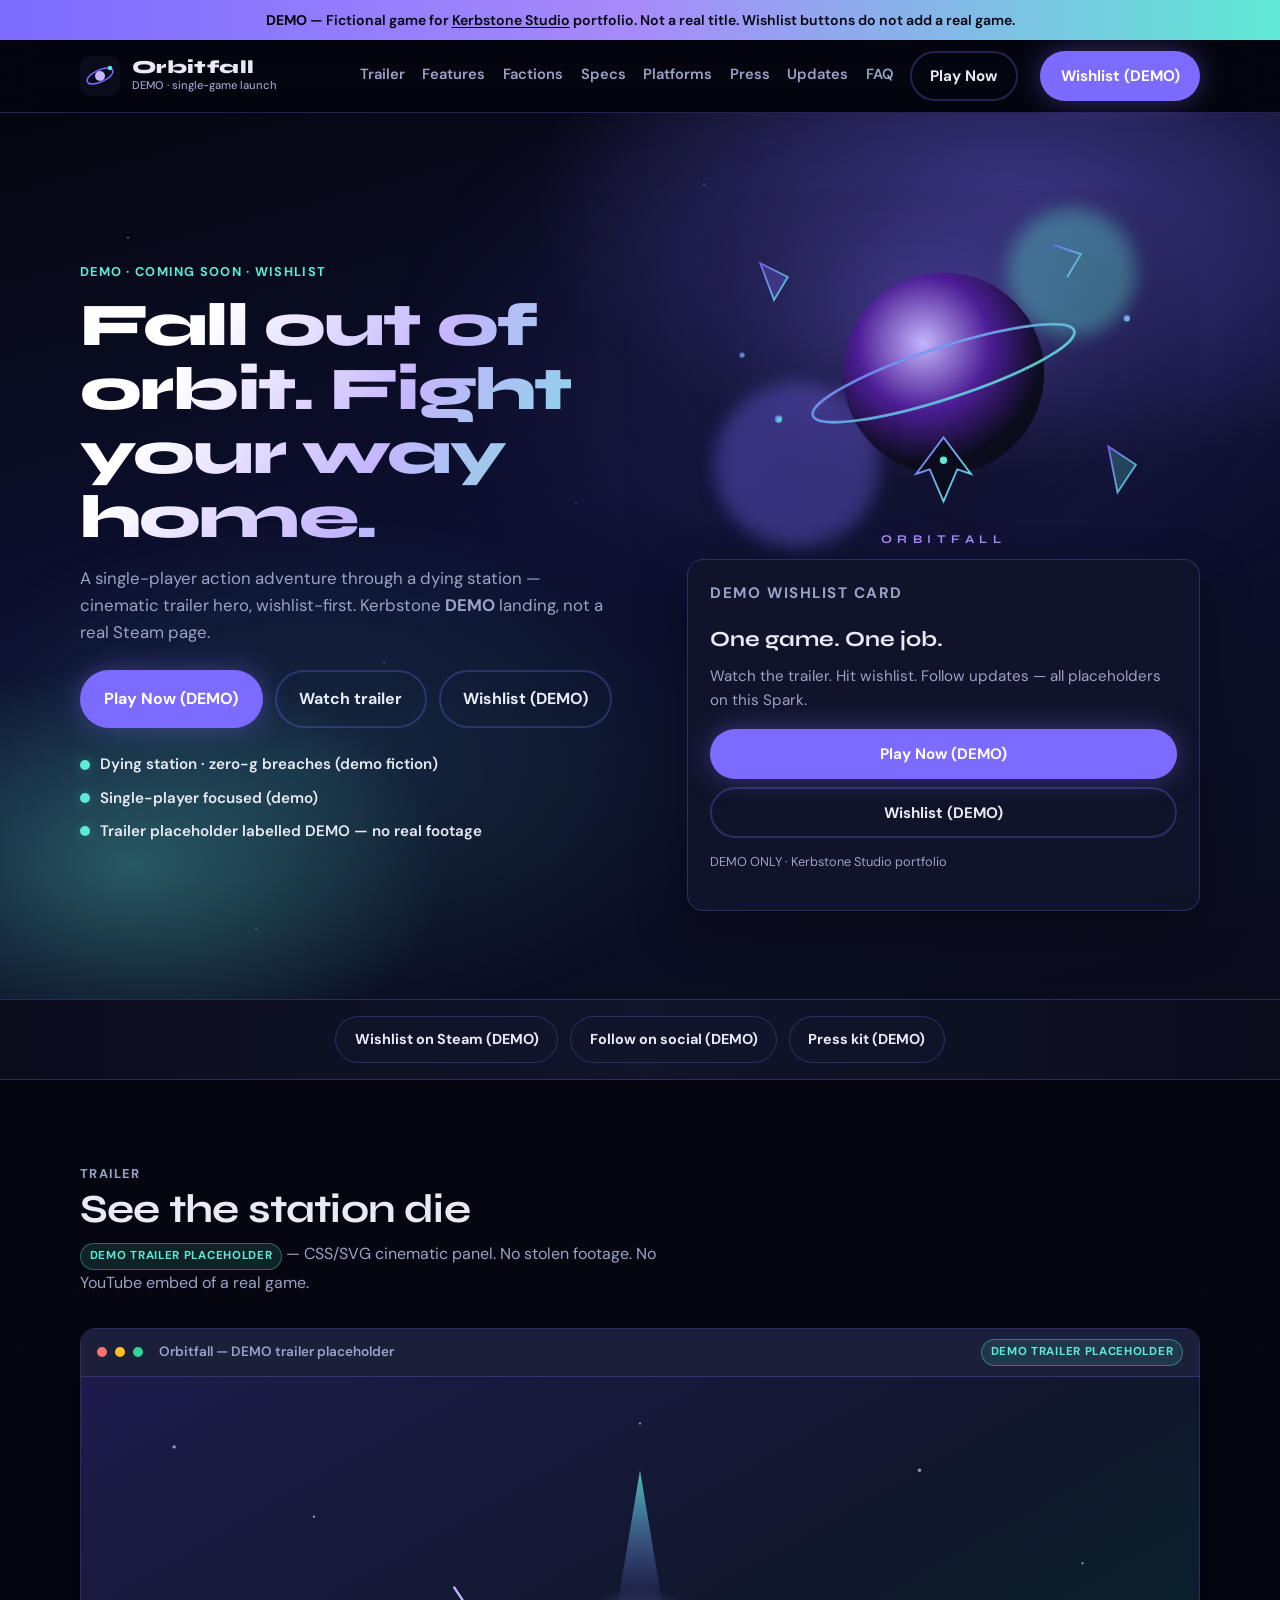
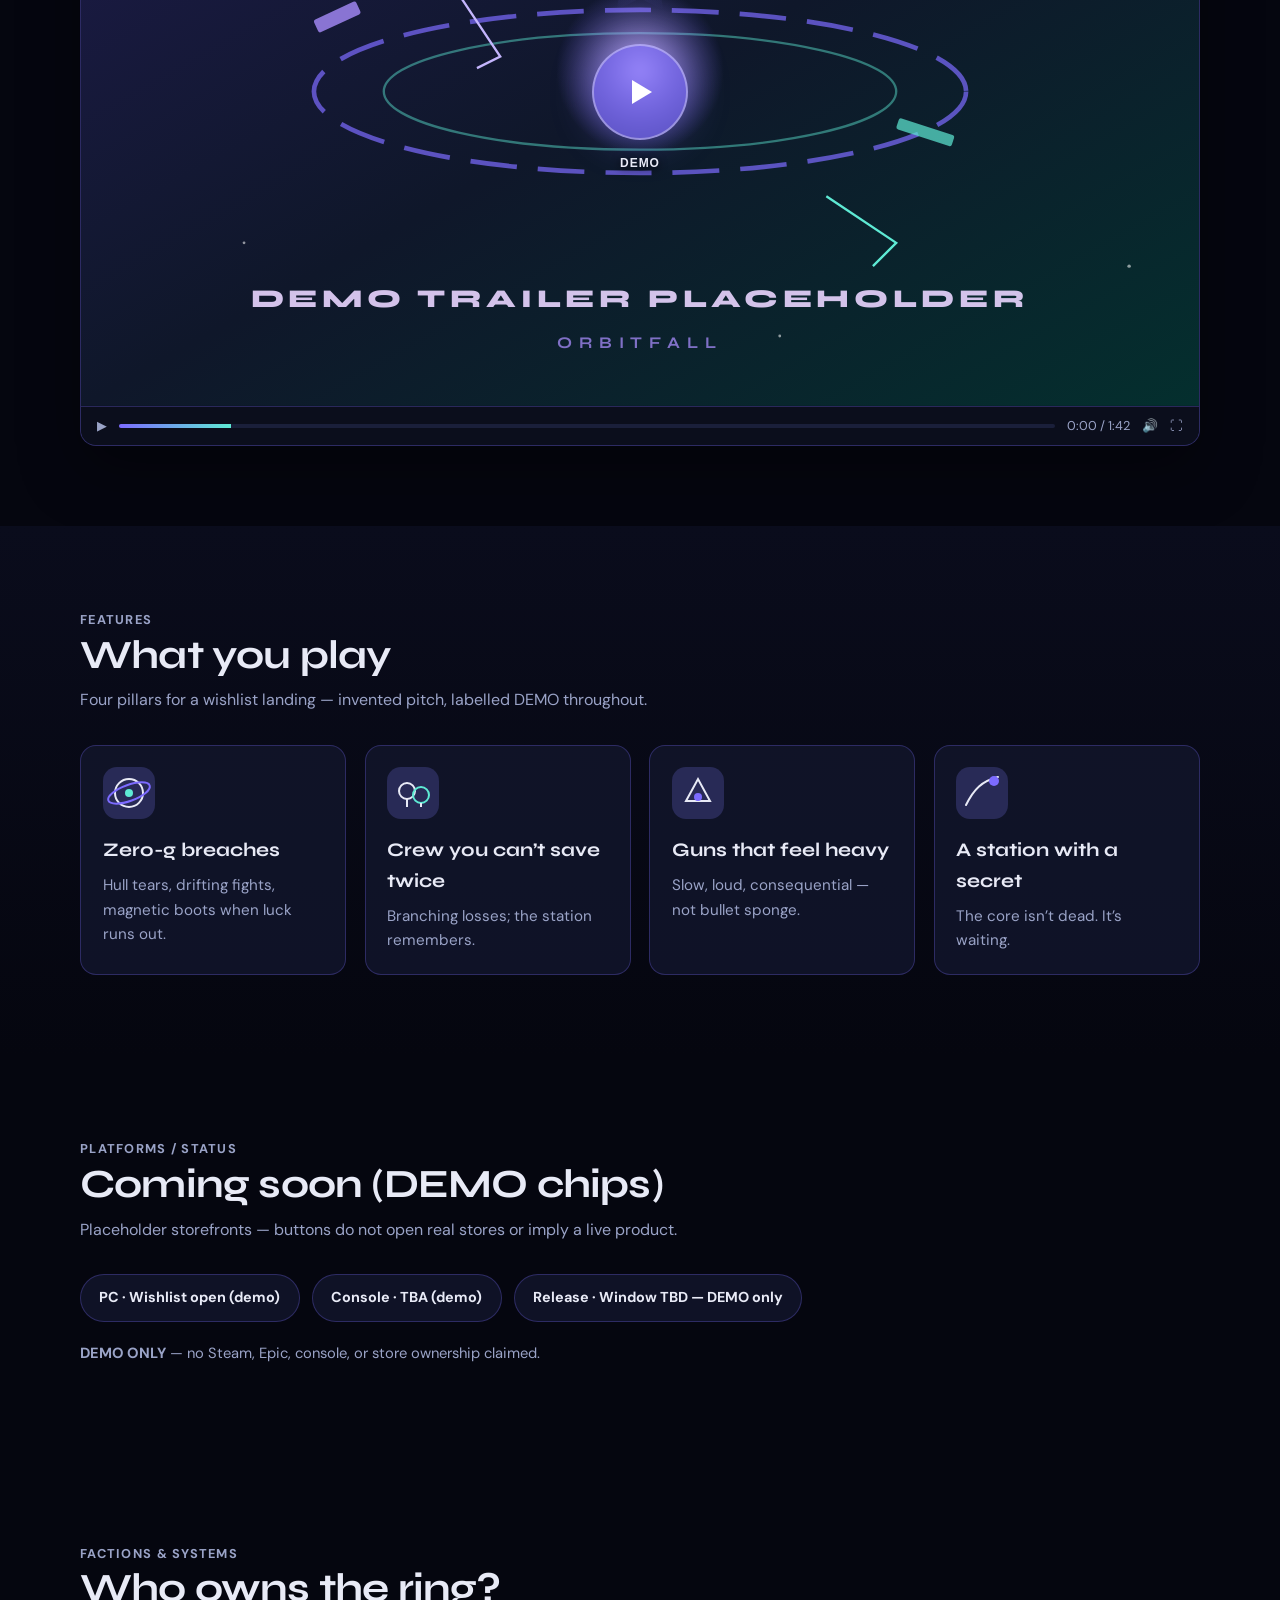
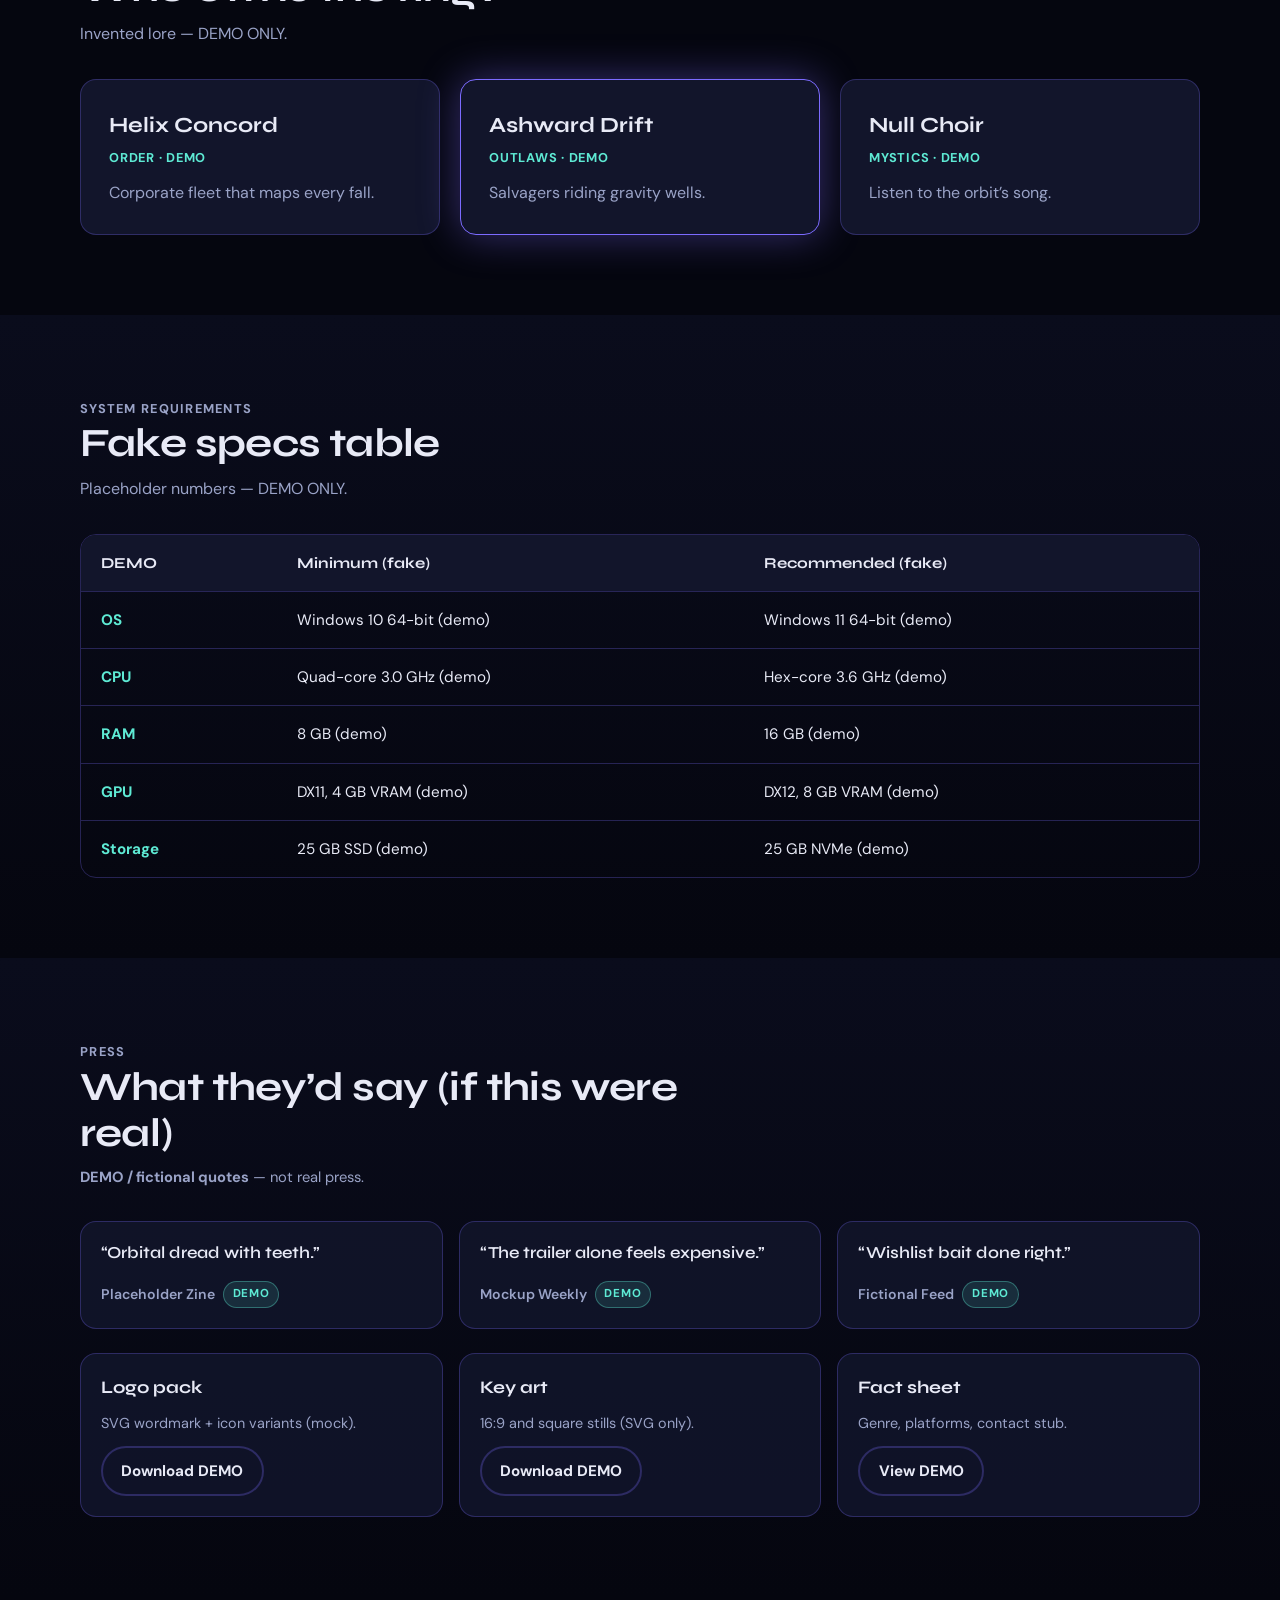
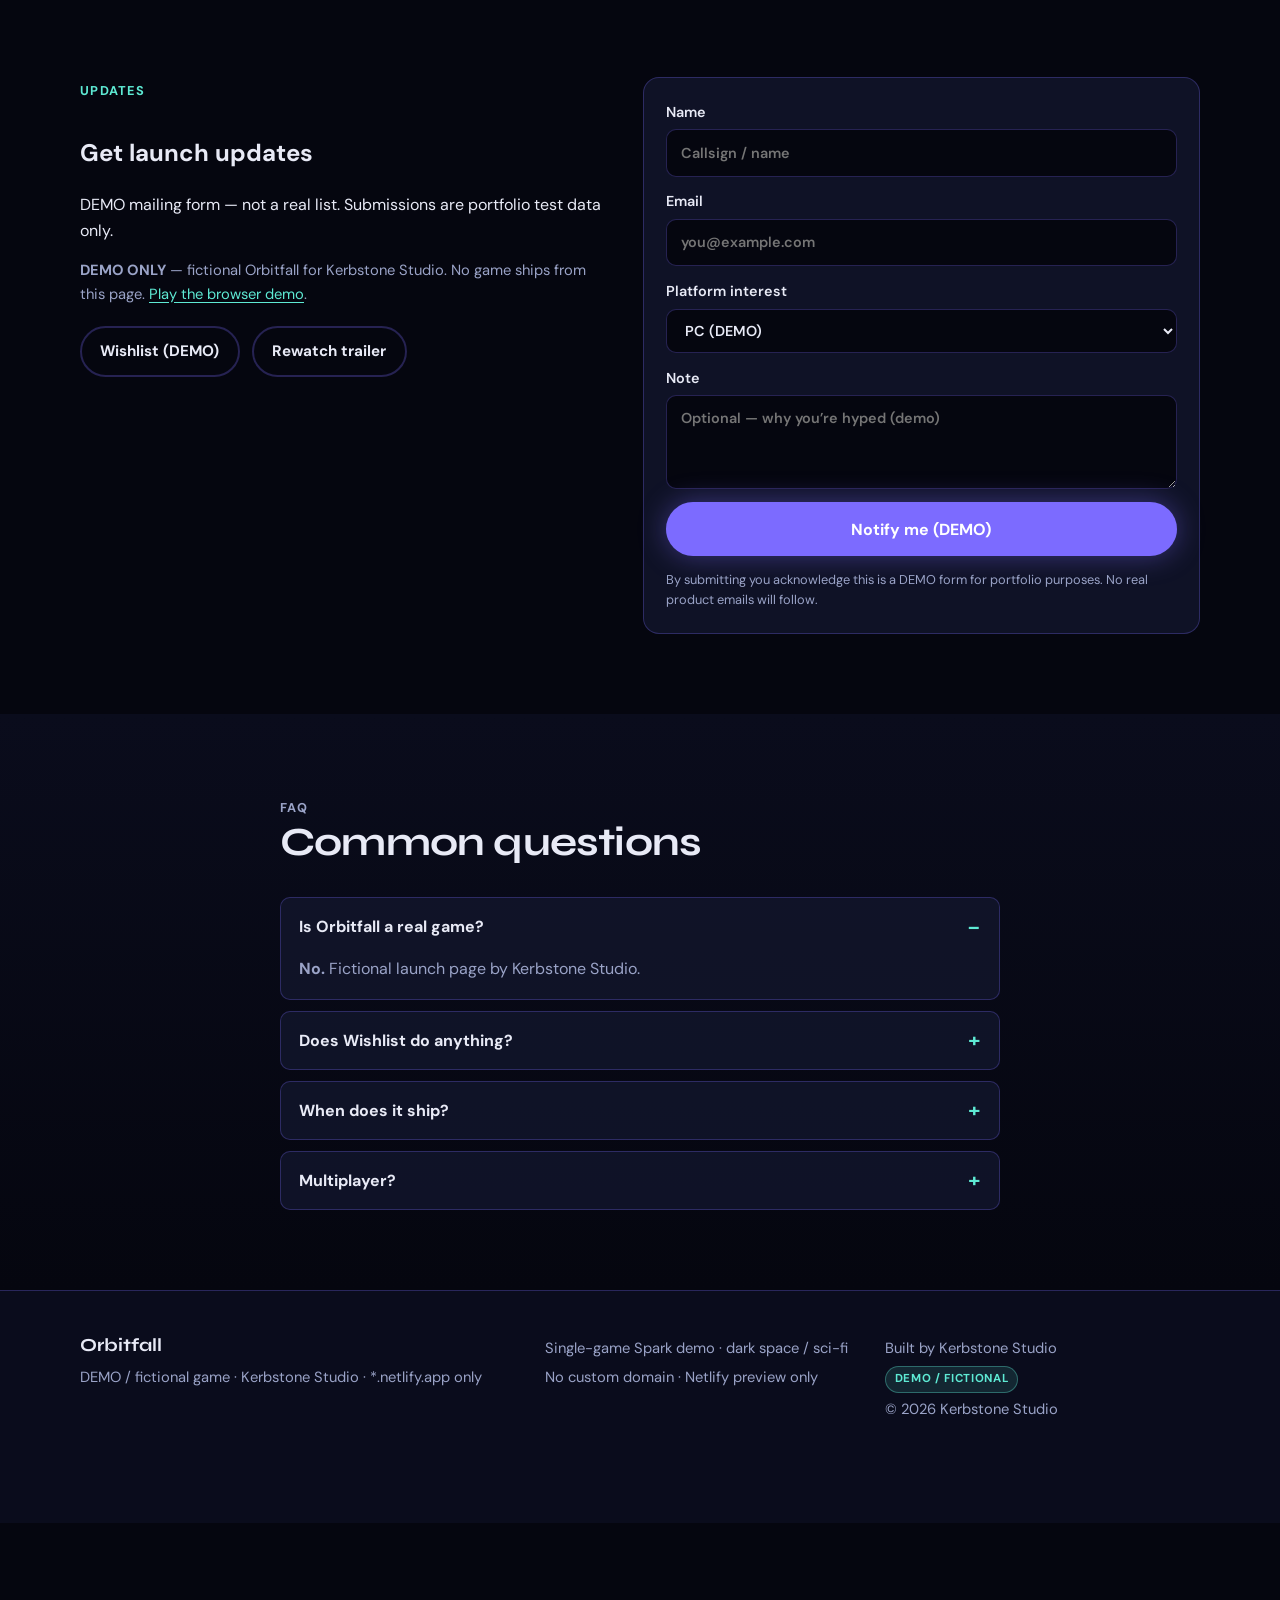
<file: index.html>
<!DOCTYPE html>
<html lang="en-GB">
<head>
  <meta charset="UTF-8" />
  <meta name="viewport" content="width=device-width, initial-scale=1" />
  <meta name="description" content="DEMO — fictional game launch Spark. Cinematic hero, wishlist CTA. Not a real game." />
  <meta name="robots" content="noindex, nofollow" />
  <meta name="theme-color" content="#05060f" />
  <title>Orbitfall — DEMO wishlist landing | Kerbstone Studio</title>
  <!-- play-link-v1 -->
  <link rel="preconnect" href="https://fonts.googleapis.com" />
  <link rel="preconnect" href="https://fonts.gstatic.com" crossorigin />
  <link href="https://fonts.googleapis.com/css2?family=Syne:wght@600;700;800&family=DM+Sans:ital,opsz,wght@0,9..40,400;0,9..40,500;0,9..40,600;0,9..40,700;1,9..40,400&display=swap" rel="stylesheet" />
  <link rel="stylesheet" href="styles.css" />
</head>
<body>
  <a class="skip-link" href="#main">Skip to content</a>
  <div class="demo-banner" role="status">
    <strong>DEMO</strong> — Fictional game for <em>Kerbstone Studio</em> portfolio. Not a real title. Wishlist buttons do not add a real game.
  </div>

  <header class="site-header">
    <div class="wrap header-inner">
      <a class="logo" href="#top" aria-label="Orbitfall home">
        <svg class="logo-mark" viewBox="0 0 40 40" width="40" height="40" aria-hidden="true">
          <rect width="40" height="40" rx="10" fill="#0a0c1c"/>
          <ellipse cx="20" cy="20" rx="14" ry="6" fill="none" stroke="#7c6bff" stroke-width="1.5" transform="rotate(-25 20 20)"/>
          <circle cx="20" cy="20" r="5" fill="#c4b5fd"/>
          <circle cx="30" cy="12" r="2.2" fill="#5eead4"/>
        </svg>
        <span>
          <span class="logo-name">Orbitfall</span>
          <span class="logo-tag">DEMO · single-game launch</span>
        </span>
      </a>
      <button class="nav-toggle" type="button" aria-expanded="false" aria-controls="primary-nav" aria-label="Menu">
        <span class="nav-toggle-bars" aria-hidden="true"><span></span><span></span><span></span></span>
      </button>
      <nav class="nav" id="primary-nav" aria-label="Primary">
        <a href="#trailer">Trailer</a>
        <a href="#features">Features</a>
        <a href="#factions">Factions</a>
        <a href="#specs">Specs</a>
        <a href="#platforms">Platforms</a>
        <a href="#press">Press</a>
        <a href="#wishlist">Updates</a>
        <a href="#faq">FAQ</a>
      </nav>
      <a class="btn btn-ghost header-cta" href="https://kerbstone-orbitfall-game.netlify.app" style="margin-right:.4rem">Play Now</a>
      <a class="btn btn-accent header-cta" href="#wishlist">Wishlist (DEMO)</a>
    </div>
  </header>

  <main id="main">
    <section class="hero" id="top">
      <div class="hero-stars" data-parallax="0.08" aria-hidden="true"></div>
      <div class="hero-nebula" data-parallax="0.18" aria-hidden="true"></div>
      <div class="wrap hero-grid">
        <div class="hero-copy reveal">
          <p class="eyebrow">DEMO · Coming soon · Wishlist</p>
          <h1>Fall out of orbit. Fight your way home.</h1>
          <p class="lede">A single-player action adventure through a dying station — cinematic trailer hero, wishlist-first. Kerbstone <strong>DEMO</strong> landing, not a real Steam page.</p>
          <div class="hero-actions">
            <a class="btn btn-accent btn-lg" href="https://kerbstone-orbitfall-game.netlify.app">Play Now (DEMO)</a>
            <a class="btn btn-ghost btn-lg" href="#trailer">Watch trailer</a>
            <a class="btn btn-ghost btn-lg" href="javascript:void(0)">Wishlist (DEMO)</a>
          </div>
          <ul class="hero-points">
            <li>Dying station · zero-g breaches (demo fiction)</li>
            <li>Single-player focused (demo)</li>
            <li>Trailer placeholder labelled DEMO — no real footage</li>
          </ul>
        </div>
        <div class="hero-visual reveal">
          <div class="hero-keyart" aria-hidden="true">
            <svg class="hero-scene" viewBox="0 0 560 420" xmlns="http://www.w3.org/2000/svg">
              <defs>
                <linearGradient id="og" x1="0" y1="0" x2="1" y2="1">
                  <stop stop-color="#7c6bff"/><stop offset="1" stop-color="#5eead4"/>
                </linearGradient>
                <radialGradient id="oglow" cx="50%" cy="35%" r="55%">
                  <stop stop-color="#7c6bff" stop-opacity=".45"/><stop offset="1" stop-color="transparent"/>
                </radialGradient>
                <radialGradient id="planet" cx="40%" cy="35%" r="60%">
                  <stop stop-color="#c4b5fd"/><stop offset=".55" stop-color="#4c1d95"/><stop offset="1" stop-color="#0a0c1c"/>
                </radialGradient>
                <filter id="blur"><feGaussianBlur stdDeviation="10"/></filter>
              </defs>
              <rect width="560" height="420" fill="url(#oglow)"/>
              <g filter="url(#blur)" opacity=".35">
                <circle cx="420" cy="90" r="70" fill="#5eead4"/>
                <circle cx="120" cy="300" r="90" fill="#7c6bff"/>
              </g>
              <circle cx="280" cy="200" r="110" fill="url(#planet)"/>
              <ellipse cx="280" cy="200" rx="150" ry="28" fill="none" stroke="url(#og)" stroke-width="3" opacity=".85" transform="rotate(-18 280 200)"/>
              <ellipse cx="280" cy="200" rx="150" ry="28" fill="none" stroke="#5eead4" stroke-width="1" opacity=".4" transform="rotate(-18 280 200)"/>
              <g stroke="url(#og)" stroke-width="2" fill="none" opacity=".9">
                <path d="M80 80 L110 95 L95 120 Z" fill="#7c6bff" fill-opacity=".3"/>
                <path d="M460 280 L490 300 L470 330 Z" fill="#5eead4" fill-opacity=".25"/>
                <path d="M400 60 L430 70 L415 95" />
                <circle cx="100" cy="250" r="3" fill="#5eead4"/>
                <circle cx="480" cy="140" r="2.5" fill="#c4b5fd"/>
                <circle cx="60" cy="180" r="2" fill="#fff" opacity=".7"/>
              </g>
              <path d="M250 310 L280 270 L310 310 L295 305 L280 340 L265 305 Z" fill="#0a0c1c" stroke="url(#og)" stroke-width="2"/>
              <circle cx="280" cy="295" r="4" fill="#5eead4"/>
              <text x="280" y="385" text-anchor="middle" fill="#a78bfa" font-family="Syne,sans-serif" font-size="13" letter-spacing="6" font-weight="700">ORBITFALL</text>
            </svg>
          </div>
          <aside class="hero-card" aria-label="Wishlist card">
            <p class="card-label">DEMO wishlist card</p>
            <h2>One game. One job.</h2>
            <p>Watch the trailer. Hit wishlist. Follow updates — all placeholders on this Spark.</p>
            <a class="btn btn-accent btn-block" href="https://kerbstone-orbitfall-game.netlify.app">Play Now (DEMO)</a>
            <a class="btn btn-ghost btn-block" href="javascript:void(0)" style="margin-top:.5rem">Wishlist (DEMO)</a>
            <p class="card-note">DEMO ONLY · Kerbstone Studio portfolio</p>
          </aside>
        </div>
      </div>
    </section>

    <div class="wishlist-bar" role="navigation" aria-label="Wishlist shortcuts">
      <div class="wrap wishlist-bar-inner">
        <a class="chip" href="javascript:void(0)">Wishlist on Steam (DEMO)</a>
        <a class="chip" href="javascript:void(0)">Follow on social (DEMO)</a>
        <a class="chip" href="#press">Press kit (DEMO)</a>
      </div>
    </div>

    <section class="section section-trailer" id="trailer">
      <div class="wrap">
        <header class="section-head reveal">
          <p class="eyebrow">Trailer</p>
          <h2>See the station die</h2>
          <p><span class="demo-pill">DEMO trailer placeholder</span> — CSS/SVG cinematic panel. No stolen footage. No YouTube embed of a real game.</p>
        </header>
        <div class="trailer-player reveal" role="region" aria-label="DEMO trailer placeholder">
          <div class="trailer-chrome">
            <span class="trailer-dot" aria-hidden="true"></span>
            <span class="trailer-dot" aria-hidden="true"></span>
            <span class="trailer-dot" aria-hidden="true"></span>
            <span class="trailer-title">Orbitfall — DEMO trailer placeholder</span>
            <span class="demo-pill">DEMO trailer placeholder</span>
          </div>
          <div class="trailer-stage">
            <svg class="trailer-art" viewBox="0 0 960 540" xmlns="http://www.w3.org/2000/svg" aria-hidden="true">
              <defs>
                <linearGradient id="tg" x1="0" y1="0" x2="1" y2="1">
                  <stop stop-color="#1e1b4b"/><stop offset=".5" stop-color="#0f172a"/><stop offset="1" stop-color="#042f2e"/>
                </linearGradient>
                <linearGradient id="beam" x1="0" y1="0" x2="0" y2="1">
                  <stop stop-color="#5eead4" stop-opacity=".8"/><stop offset="1" stop-color="#7c6bff" stop-opacity="0"/>
                </linearGradient>
                <radialGradient id="core" cx="50%" cy="40%" r="40%">
                  <stop stop-color="#e9d5ff" stop-opacity=".9"/><stop offset="1" stop-color="#7c6bff" stop-opacity="0"/>
                </radialGradient>
              </defs>
              <rect width="960" height="540" fill="url(#tg)"/>
              <g fill="#fff" opacity=".55">
                <circle cx="80" cy="60" r="1.5"/><circle cx="200" cy="120" r="1"/><circle cx="720" cy="80" r="1.5"/>
                <circle cx="860" cy="160" r="1"/><circle cx="140" cy="400" r="1.2"/><circle cx="900" cy="420" r="1.5"/>
                <circle cx="480" cy="40" r="1"/><circle cx="600" cy="480" r="1.2"/>
              </g>
              <ellipse cx="480" cy="270" rx="280" ry="70" fill="none" stroke="#7c6bff" stroke-width="4" opacity=".7" stroke-dasharray="40 18"/>
              <ellipse cx="480" cy="270" rx="220" ry="50" fill="none" stroke="#5eead4" stroke-width="2" opacity=".45"/>
              <circle cx="480" cy="270" r="90" fill="url(#core)"/>
              <path d="M480 80 L500 200 L480 190 L460 200 Z" fill="url(#beam)"/>
              <path d="M320 180 L360 240 L340 250" fill="none" stroke="#c4b5fd" stroke-width="2"/>
              <path d="M640 360 L700 400 L680 420" fill="none" stroke="#5eead4" stroke-width="2"/>
              <rect x="200" y="200" width="40" height="12" rx="2" fill="#a78bfa" transform="rotate(-25 220 206)" opacity=".8"/>
              <rect x="700" y="300" width="50" height="10" rx="2" fill="#5eead4" transform="rotate(18 725 305)" opacity=".7"/>
              <text x="480" y="455" text-anchor="middle" fill="#e9d5ff" font-family="Syne,sans-serif" font-size="22" letter-spacing="4" font-weight="800" opacity=".9">DEMO TRAILER PLACEHOLDER</text>
              <text x="480" y="490" text-anchor="middle" fill="#a78bfa" font-family="Syne,sans-serif" font-size="14" letter-spacing="6" font-weight="700" opacity=".75">ORBITFALL</text>
            </svg>
            <button class="trailer-play" type="button" aria-label="Play DEMO trailer placeholder (no video)" data-trailer-play>
              <span class="play-icon" aria-hidden="true"></span>
              <span class="play-label">DEMO</span>
            </button>
            <div class="trailer-toast" hidden data-trailer-toast>DEMO trailer placeholder — no video loads.</div>
          </div>
          <div class="trailer-controls" aria-hidden="true">
            <span class="tc-btn">▶︎</span>
            <div class="tc-scrub"><div class="tc-fill"></div></div>
            <span class="tc-time">0:00 / 1:42</span>
            <span class="tc-vol">🔊</span>
            <span class="tc-fs">⛶</span>
          </div>
        </div>
      </div>
    </section>

    <section class="section section-alt" id="features">
      <div class="wrap">
        <header class="section-head reveal">
          <p class="eyebrow">Features</p>
          <h2>What you play</h2>
          <p>Four pillars for a wishlist landing — invented pitch, labelled DEMO throughout.</p>
        </header>
        <div class="feature-grid feature-grid-4">
          <article class="feature-card reveal">
            <div class="icon" aria-hidden="true">
              <svg viewBox="0 0 48 48" width="48" height="48"><circle cx="24" cy="24" r="14" fill="none" stroke="currentColor" stroke-width="2"/><ellipse cx="24" cy="24" rx="22" ry="8" fill="none" stroke="var(--accent)" stroke-width="2" transform="rotate(-20 24 24)"/><circle cx="24" cy="24" r="4" fill="var(--accent2)"/></svg>
            </div>
            <h3>Zero-g breaches</h3>
            <p>Hull tears, drifting fights, magnetic boots when luck runs out.</p>
          </article>
          <article class="feature-card reveal">
            <div class="icon" aria-hidden="true">
              <svg viewBox="0 0 48 48" width="48" height="48"><circle cx="18" cy="22" r="8" fill="none" stroke="currentColor" stroke-width="2"/><circle cx="32" cy="26" r="8" fill="none" stroke="var(--accent2)" stroke-width="2"/><path d="M18 30v8M32 34v4" stroke="currentColor" stroke-width="2"/></svg>
            </div>
            <h3>Crew you can’t save twice</h3>
            <p>Branching losses; the station remembers.</p>
          </article>
          <article class="feature-card reveal">
            <div class="icon" aria-hidden="true">
              <svg viewBox="0 0 48 48" width="48" height="48"><path d="M12 32 L24 10 L36 32 Z" fill="none" stroke="currentColor" stroke-width="2"/><circle cx="24" cy="28" r="4" fill="var(--accent)"/></svg>
            </div>
            <h3>Guns that feel heavy</h3>
            <p>Slow, loud, consequential — not bullet sponge.</p>
          </article>
          <article class="feature-card reveal">
            <div class="icon" aria-hidden="true">
              <svg viewBox="0 0 48 48" width="48" height="48"><path d="M8 36c8-16 16-24 32-28" fill="none" stroke="currentColor" stroke-width="2" stroke-linecap="round"/><circle cx="36" cy="12" r="5" fill="var(--accent)"/></svg>
            </div>
            <h3>A station with a secret</h3>
            <p>The core isn’t dead. It’s waiting.</p>
          </article>
        </div>
      </div>
    </section>

    <section class="section" id="platforms">
      <div class="wrap">
        <header class="section-head reveal">
          <p class="eyebrow">Platforms / status</p>
          <h2>Coming soon (DEMO chips)</h2>
          <p>Placeholder storefronts — buttons do not open real stores or imply a live product.</p>
        </header>
        <div class="platform-chips reveal" role="list">
          <a class="chip" role="listitem" href="javascript:void(0)" aria-disabled="true">PC · Wishlist open (demo)</a>
          <a class="chip" role="listitem" href="javascript:void(0)" aria-disabled="true">Console · TBA (demo)</a>
          <a class="chip" role="listitem" href="javascript:void(0)" aria-disabled="true">Release · Window TBD — DEMO only</a>
        </div>
        <p class="demo-note reveal" style="margin-top:1.25rem"><strong>DEMO ONLY</strong> — no Steam, Epic, console, or store ownership claimed.</p>
      </div>
    </section>

    
    <section class="section" id="factions">
      <div class="wrap">
        <header class="section-head reveal"><p class="eyebrow">Factions &amp; systems</p><h2>Who owns the ring?</h2><p>Invented lore — DEMO ONLY.</p></header>
        <div class="faction-grid">
          <article class="faction-card reveal"><h3>Helix Concord</h3><p class="tag">Order · DEMO</p><p>Corporate fleet that maps every fall.</p></article>
          <article class="faction-card reveal accent"><h3>Ashward Drift</h3><p class="tag">Outlaws · DEMO</p><p>Salvagers riding gravity wells.</p></article>
          <article class="faction-card reveal"><h3>Null Choir</h3><p class="tag">Mystics · DEMO</p><p>Listen to the orbit’s song.</p></article>
        </div>
      </div>
    </section>
    <section class="section section-alt" id="specs">
      <div class="wrap">
        <header class="section-head reveal"><p class="eyebrow">System requirements</p><h2>Fake specs table</h2><p>Placeholder numbers — DEMO ONLY.</p></header>
        <div class="table-wrap reveal"><table class="specs-table">
          <caption class="visually-hidden">Fictional Orbitfall DEMO system requirements</caption>
          <thead><tr><th scope="col">DEMO</th><th scope="col">Minimum (fake)</th><th scope="col">Recommended (fake)</th></tr></thead>
          <tbody>
            <tr><th scope="row">OS</th><td>Windows 10 64-bit (demo)</td><td>Windows 11 64-bit (demo)</td></tr>
            <tr><th scope="row">CPU</th><td>Quad-core 3.0 GHz (demo)</td><td>Hex-core 3.6 GHz (demo)</td></tr>
            <tr><th scope="row">RAM</th><td>8 GB (demo)</td><td>16 GB (demo)</td></tr>
            <tr><th scope="row">GPU</th><td>DX11, 4 GB VRAM (demo)</td><td>DX12, 8 GB VRAM (demo)</td></tr>
            <tr><th scope="row">Storage</th><td>25 GB SSD (demo)</td><td>25 GB NVMe (demo)</td></tr>
          </tbody>
        </table></div>
      </div>
    </section>
<section class="section section-alt" id="press">
      <div class="wrap">
        <header class="section-head reveal">
          <p class="eyebrow">Press</p>
          <h2>What they’d say (if this were real)</h2>
          <p class="demo-note"><strong>DEMO / fictional quotes</strong> — not real press.</p>
        </header>
        <div class="quote-grid">
          <blockquote class="quote-card reveal">
            <p>“Orbital dread with teeth.”</p>
            <footer><cite>Placeholder Zine</cite> <span class="demo-pill">DEMO</span></footer>
          </blockquote>
          <blockquote class="quote-card reveal">
            <p>“The trailer alone feels expensive.”</p>
            <footer><cite>Mockup Weekly</cite> <span class="demo-pill">DEMO</span></footer>
          </blockquote>
          <blockquote class="quote-card reveal">
            <p>“Wishlist bait done right.”</p>
            <footer><cite>Fictional Feed</cite> <span class="demo-pill">DEMO</span></footer>
          </blockquote>
        </div>
        <div class="press-cards" style="margin-top:1.5rem">
          <article class="press-card reveal">
            <h3>Logo pack</h3>
            <p>SVG wordmark + icon variants (mock).</p>
            <a class="btn btn-ghost" href="javascript:void(0)">Download DEMO</a>
          </article>
          <article class="press-card reveal">
            <h3>Key art</h3>
            <p>16:9 and square stills (SVG only).</p>
            <a class="btn btn-ghost" href="javascript:void(0)">Download DEMO</a>
          </article>
          <article class="press-card reveal">
            <h3>Fact sheet</h3>
            <p>Genre, platforms, contact stub.</p>
            <a class="btn btn-ghost" href="javascript:void(0)">View DEMO</a>
          </article>
        </div>
      </div>
    </section>

    <section class="section" id="wishlist">
      <div class="wrap contact-grid">
        <div class="reveal">
          <p class="eyebrow">Updates</p>
          <h2>Get launch updates</h2>
          <p>DEMO mailing form — not a real list. Submissions are portfolio test data only.</p>
          <p class="demo-note" style="margin-top:1rem"><strong>DEMO ONLY</strong> — fictional Orbitfall for Kerbstone Studio. No game ships from this page. <a href="https://kerbstone-orbitfall-game.netlify.app">Play the browser demo</a>.</p>
          <div class="hero-actions" style="margin-top:1.25rem">
            <a class="btn btn-ghost" href="javascript:void(0)">Wishlist (DEMO)</a>
            <a class="btn btn-ghost" href="#trailer">Rewatch trailer</a>
          </div>
        </div>
        <form class="reveal" name="orbitfall-wishlist" method="POST" data-netlify="true" netlify-honeypot="bot-field" action="/thanks.html">
          <input type="hidden" name="form-name" value="orbitfall-wishlist" />
          <p class="honeypot"><label>Don’t fill this out: <input name="bot-field" tabindex="-1" autocomplete="off" /></label></p>
          <label>Name <input type="text" name="name" required autocomplete="name" placeholder="Callsign / name" /></label>
          <label>Email <input type="email" name="email" required autocomplete="email" placeholder="you@example.com" /></label>
          <label>Platform interest
            <select name="platform">
              <option value="pc">PC (DEMO)</option>
              <option value="console">Console (DEMO)</option>
              <option value="any">Any / undecided</option>
            </select>
          </label>
          <label>Note <textarea name="message" rows="3" placeholder="Optional — why you’re hyped (demo)"></textarea></label>
          <button class="btn btn-accent btn-lg btn-block" type="submit">Notify me (DEMO)</button>
          <p class="form-note">By submitting you acknowledge this is a DEMO form for portfolio purposes. No real product emails will follow.</p>
        </form>
      </div>
    </section>

    <section class="section section-alt" id="faq">
      <div class="wrap narrow">
        <header class="section-head reveal">
          <p class="eyebrow">FAQ</p>
          <h2>Common questions</h2>
        </header>
        <div class="faq-list">
          <details class="reveal" open>
            <summary>Is Orbitfall a real game?</summary>
            <p><strong>No.</strong> Fictional launch page by Kerbstone Studio.</p>
          </details>
          <details class="reveal">
            <summary>Does Wishlist do anything?</summary>
            <p>On this DEMO, no — buttons are placeholders.</p>
          </details>
          <details class="reveal">
            <summary>When does it ship?</summary>
            <p>Demo: TBA. Swap for a real window on a client build.</p>
          </details>
          <details class="reveal">
            <summary>Multiplayer?</summary>
            <p>Demo: single-player focused.</p>
          </details>
        </div>
      </div>
    </section>
  </main>

  <footer class="site-footer">
    <div class="wrap footer-inner">
      <div>
        <strong>Orbitfall</strong>
        <p>DEMO / fictional game · Kerbstone Studio · *.netlify.app only</p>
      </div>
      <div>
        <p>Single-game Spark demo · dark space / sci-fi</p>
        <p>No custom domain · Netlify preview only</p>
      </div>
      <div>
        <p>Built by Kerbstone Studio</p>
        <p><span class="demo-pill">DEMO / fictional</span></p>
        <p>&copy; <span data-year></span> Kerbstone Studio</p>
      </div>
    </div>
  </footer>

  <div class="mobile-call" role="region" aria-label="Quick CTAs">
    <a class="btn btn-accent" href="javascript:void(0)">Wishlist (DEMO)</a>
    <a class="btn btn-ghost" href="#trailer">Trailer</a>
  </div>
  <script src="script.js" defer></script>
</body>
</html>
</file>
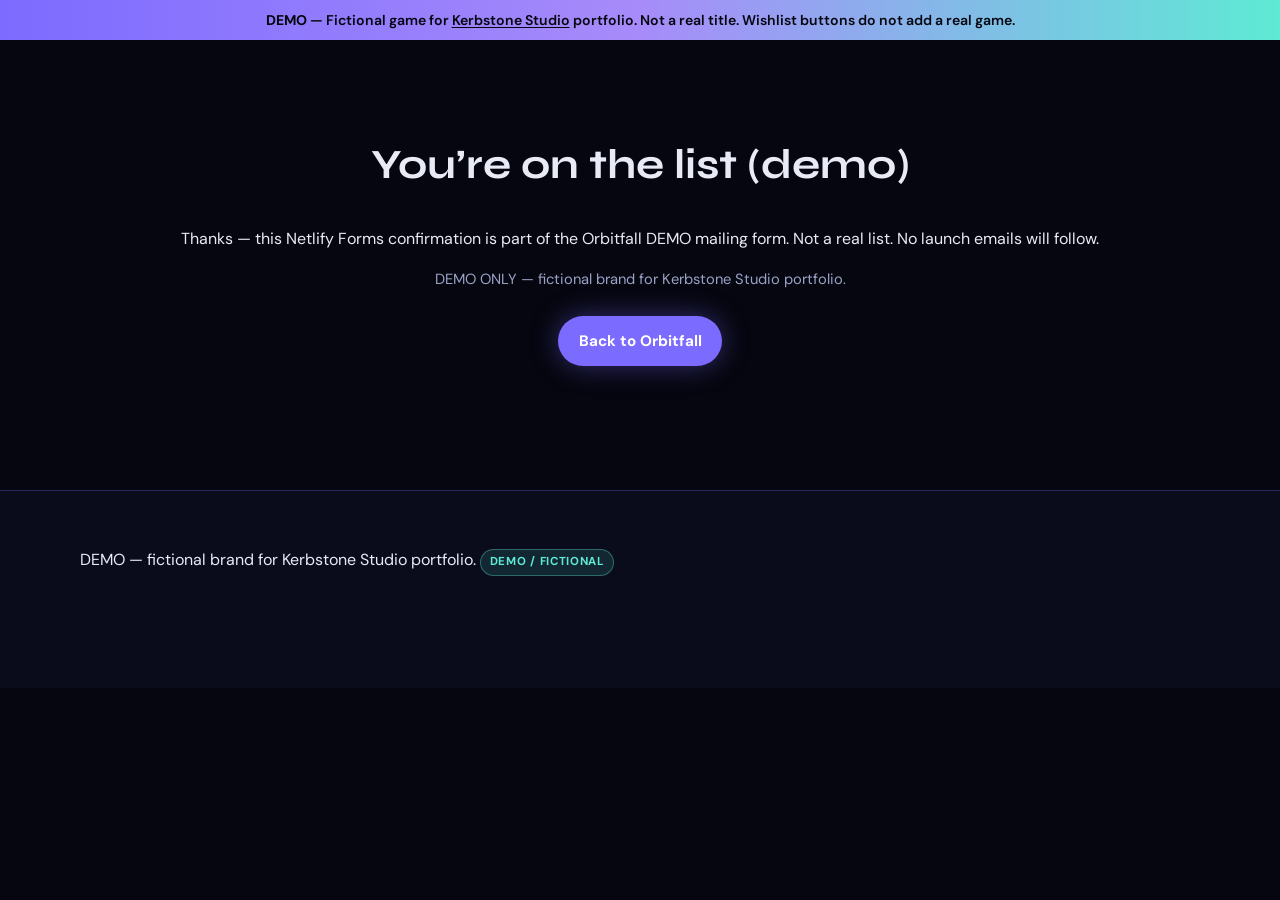
<file: thanks.html>
<!DOCTYPE html>
<html lang="en-GB">
<head>
  <meta charset="UTF-8" />
  <meta name="viewport" content="width=device-width, initial-scale=1" />
  <meta name="description" content="DEMO — Orbitfall wishlist thank-you. Fictional Kerbstone Studio portfolio form." />
  <meta name="robots" content="noindex, nofollow" />
  <meta name="theme-color" content="#05060f" />
  <title>Thanks — Orbitfall DEMO</title>
  <link rel="preconnect" href="https://fonts.googleapis.com" />
  <link rel="preconnect" href="https://fonts.gstatic.com" crossorigin />
  <link href="https://fonts.googleapis.com/css2?family=Syne:wght@600;700;800&family=DM+Sans:ital,opsz,wght@0,9..40,400;0,9..40,500;0,9..40,600;0,9..40,700;1,9..40,400&display=swap" rel="stylesheet" />
  <link rel="stylesheet" href="styles.css" />
</head>
<body>
  <div class="demo-banner" role="status">
    <strong>DEMO</strong> — Fictional game for <em>Kerbstone Studio</em> portfolio. Not a real title. Wishlist buttons do not add a real game.
  </div>
  <main class="thanks wrap">
    <h1>You’re on the list (demo)</h1>
    <p>Thanks — this Netlify Forms confirmation is part of the Orbitfall DEMO mailing form. Not a real list. No launch emails will follow.</p>
    <p class="demo-note">DEMO ONLY — fictional brand for Kerbstone Studio portfolio.</p>
    <p style="margin-top:1.5rem"><a class="btn btn-accent" href="/">Back to Orbitfall</a></p>
  </main>
  <footer class="site-footer">
    <div class="wrap">
      <p>DEMO — fictional brand for Kerbstone Studio portfolio. <span class="demo-pill">DEMO / fictional</span></p>
    </div>
  </footer>
</body>
</html>
</file>
<file: styles.css>
/* Orbitfall DEMO — Kerbstone Studio Spark · cinematic space/sci-fi launch */
:root {
  --bg: #05060f; --bg2: #0a0c1c; --surface: #12152b; --surface2: #1a1f3a;
  --text: #e8eaf6; --muted: #9aa3c7; --accent: #7c6bff; --accent2: #5eead4;
  --accent-ink: #05060f; --line: rgba(124,107,255,.28); --card: rgba(18,21,43,.88);
  --glow: rgba(124,107,255,.4); --glow2: rgba(94,234,212,.3);
  --display: 'Syne', system-ui, sans-serif; --body: 'DM Sans', system-ui, sans-serif;
  --radius: 16px; --radius-sm: 10px; --wrap: 1120px; --header-h: 72px;
  --ease: cubic-bezier(.22,1,.36,1);
}
*,*::before,*::after { box-sizing: border-box }
html { scroll-behavior: smooth }
@media (prefers-reduced-motion: reduce) {
  html { scroll-behavior: auto }
  *,*::before,*::after { animation-duration: .01ms !important; animation-iteration-count: 1 !important; transition-duration: .01ms !important }
  .reveal { opacity: 1 !important; transform: none !important }
  .hero-stars,.hero-nebula { transform: none !important }
}
body {
  margin: 0; font-family: var(--body); color: var(--text); background: var(--bg);
  line-height: 1.6; -webkit-font-smoothing: antialiased; padding-bottom: 80px;
}
img,svg { max-width: 100%; display: block }
a { color: var(--accent2); text-underline-offset: 3px }
a:hover { color: var(--accent) }
code { font-size: .88em; background: var(--surface2); padding: .1em .35em; border-radius: 4px }
.wrap { width: min(100% - 2rem, var(--wrap)); margin-inline: auto }
.narrow { width: min(100% - 2rem, 720px); margin-inline: auto }
.skip-link {
  position: absolute; left: -999px; top: 0; background: var(--accent); color: #fff;
  padding: .75rem 1rem; z-index: 1000; border-radius: 0 0 var(--radius-sm) 0; font-weight: 700;
}
.skip-link:focus { left: 0 }
.demo-banner {
  background: linear-gradient(90deg, var(--accent), #a78bfa 50%, var(--accent2));
  color: var(--accent-ink); text-align: center; padding: .55rem 1rem;
  font-size: .88rem; font-weight: 600; position: sticky; top: 0; z-index: 60;
}
.demo-banner em { font-style: normal; text-decoration: underline; text-underline-offset: 2px }
.demo-note { color: var(--muted); font-size: .92rem }
.demo-pill {
  display: inline-block; font-size: .72rem; font-weight: 700; letter-spacing: .06em;
  text-transform: uppercase; padding: .2rem .55rem; border-radius: 999px;
  background: rgba(94,234,212,.12); color: var(--accent2); border: 1px solid rgba(94,234,212,.35);
}
.site-header {
  position: sticky; top: 0; z-index: 50; backdrop-filter: blur(16px);
  background: color-mix(in srgb, var(--bg) 82%, transparent);
  border-bottom: 1px solid var(--line); transition: box-shadow .3s var(--ease);
}
.site-header.is-scrolled { box-shadow: 0 8px 40px rgba(124,107,255,.14) }
.header-inner { display: flex; align-items: center; gap: 1rem; min-height: var(--header-h) }
.logo { display: flex; align-items: center; gap: .75rem; text-decoration: none; color: var(--text) }
.logo-name { display: block; font-family: var(--display); font-weight: 800; font-size: 1.15rem; letter-spacing: .02em; line-height: 1.1 }
.logo-tag { display: block; font-size: .7rem; color: var(--muted); font-weight: 500 }
.nav { display: flex; gap: 1.1rem; margin-left: auto; align-items: center }
.nav a {
  color: var(--muted); text-decoration: none; font-weight: 600; font-size: .92rem;
  padding: .35rem 0; border-bottom: 2px solid transparent; transition: color .2s, border-color .2s;
}
.nav a:hover, .nav a:focus-visible { color: var(--text); border-bottom-color: var(--accent2) }
.nav-toggle {
  display: none; margin-left: auto; background: var(--surface2); border: 1px solid var(--line);
  color: var(--text); width: 44px; height: 44px; border-radius: var(--radius-sm); cursor: pointer;
  align-items: center; justify-content: center;
}
.nav-toggle:focus-visible { outline: 2px solid var(--accent); outline-offset: 2px }
.nav-toggle-bars { display: flex; flex-direction: column; gap: 5px; width: 18px }
.nav-toggle-bars span { display: block; height: 2px; background: var(--text); border-radius: 2px; transition: transform .25s var(--ease), opacity .2s }
.nav-toggle[aria-expanded="true"] .nav-toggle-bars span:nth-child(1) { transform: translateY(7px) rotate(45deg) }
.nav-toggle[aria-expanded="true"] .nav-toggle-bars span:nth-child(2) { opacity: 0 }
.nav-toggle[aria-expanded="true"] .nav-toggle-bars span:nth-child(3) { transform: translateY(-7px) rotate(-45deg) }
.header-cta { flex-shrink: 0 }
.btn {
  display: inline-flex; align-items: center; justify-content: center; gap: .5rem;
  font-family: var(--body); font-weight: 700; font-size: .95rem; text-decoration: none;
  padding: .7rem 1.15rem; border-radius: 999px; border: 2px solid transparent;
  cursor: pointer; transition: transform .2s var(--ease), box-shadow .2s, background .2s, color .2s, border-color .2s;
}
.btn:focus-visible { outline: 2px solid var(--accent2); outline-offset: 3px }
.btn:hover { transform: translateY(-1px) }
.btn-accent { background: var(--accent); color: #fff; box-shadow: 0 0 28px var(--glow) }
.btn-accent:hover { box-shadow: 0 8px 32px var(--glow); background: #8f80ff }
.btn-ghost { background: transparent; color: var(--text); border-color: var(--line) }
.btn-ghost:hover { border-color: var(--accent2); color: var(--accent2) }
.btn-block { width: 100% }
.btn-lg { padding: .9rem 1.4rem; font-size: 1rem }

/* Hero */
.hero {
  position: relative; overflow: hidden;
  padding: clamp(2.5rem, 6vw, 5rem) 0 clamp(3rem, 7vw, 5.5rem);
  background:
    radial-gradient(ellipse 70% 55% at 80% 10%, var(--glow), transparent 55%),
    radial-gradient(ellipse 50% 45% at 10% 85%, var(--glow2), transparent 50%),
    linear-gradient(165deg, var(--bg) 0%, #0d1030 45%, var(--bg2) 100%);
}
.hero-stars, .hero-nebula {
  position: absolute; inset: -10% 0; pointer-events: none; will-change: transform;
}
.hero-stars {
  opacity: .5;
  background-image:
    radial-gradient(1.5px 1.5px at 10% 20%, #fff, transparent),
    radial-gradient(1px 1px at 30% 60%, #fff, transparent),
    radial-gradient(1.5px 1.5px at 55% 15%, #c4b5fd, transparent),
    radial-gradient(1px 1px at 70% 40%, #fff, transparent),
    radial-gradient(1.5px 1.5px at 85% 75%, #5eead4, transparent),
    radial-gradient(1px 1px at 20% 85%, #fff, transparent),
    radial-gradient(1px 1px at 45% 45%, #fff, transparent);
  background-size: 100% 100%;
}
.hero-nebula {
  opacity: .35;
  background:
    radial-gradient(ellipse 40% 30% at 70% 30%, rgba(124,107,255,.5), transparent),
    radial-gradient(ellipse 35% 25% at 25% 70%, rgba(94,234,212,.35), transparent);
}
.hero-grid { position: relative; display: grid; gap: 2.5rem; align-items: center; grid-template-columns: 1.05fr .95fr }
.eyebrow {
  display: inline-flex; align-items: center; gap: .5rem; font-size: .8rem; font-weight: 700;
  letter-spacing: .1em; text-transform: uppercase; color: var(--accent2); margin: 0 0 .75rem;
}
.hero h1 {
  font-family: var(--display); font-weight: 800; font-size: clamp(2.2rem, 5.5vw, 3.8rem);
  line-height: 1.05; letter-spacing: -0.03em; margin: 0 0 1rem; max-width: 16ch;
  background: linear-gradient(120deg, #fff 20%, #c4b5fd 55%, var(--accent2));
  -webkit-background-clip: text; background-clip: text; color: transparent;
}
.tagline {
  font-family: var(--display); font-weight: 600; font-size: clamp(1.15rem, 2.5vw, 1.45rem);
  color: var(--text); margin: 0 0 1rem; letter-spacing: -.01em;
}
.lede { font-size: 1.05rem; color: var(--muted); margin: 0 0 1.5rem; max-width: 44ch }
.hero-actions { display: flex; flex-wrap: wrap; gap: .75rem; margin-bottom: 1.5rem }
.hero-points { list-style: none; padding: 0; margin: 0; display: grid; gap: .55rem }
.hero-points li { display: flex; align-items: center; gap: .6rem; font-weight: 600; font-size: .95rem }
.hero-points li::before {
  content: ""; width: 10px; height: 10px; border-radius: 50%; background: var(--accent2);
  box-shadow: 0 0 12px var(--glow2); flex-shrink: 0;
}
.hero-visual { position: relative }
.hero-scene { width: 100%; height: auto; filter: drop-shadow(0 24px 50px rgba(0,0,0,.45)) }
.hero-card {
  margin-top: -1rem; background: var(--card); border: 1px solid var(--line);
  border-radius: var(--radius); padding: 1.35rem 1.4rem;
  box-shadow: 0 20px 50px rgba(0,0,0,.35); backdrop-filter: blur(12px);
}
.card-label { font-size: .72rem; font-weight: 700; letter-spacing: .1em; text-transform: uppercase; color: var(--accent2); margin: 0 0 .4rem }
.hero-card h2 { font-family: var(--display); font-size: 1.35rem; margin: 0 0 .5rem }
.hero-card p { color: var(--muted); margin: 0 0 1rem; font-size: .95rem }
.card-note { margin-top: .85rem !important; font-size: .8rem !important }

/* Sections */
.section { padding: clamp(3rem, 7vw, 5rem) 0 }
.section-alt { background: linear-gradient(180deg, var(--bg2), var(--bg)) }
.section-head { margin-bottom: 2rem; max-width: 40rem }
.section-head h2 {
  font-family: var(--display); font-size: clamp(1.75rem, 3.5vw, 2.5rem);
  margin: 0 0 .6rem; letter-spacing: -0.02em; line-height: 1.15;
}
.section-head p { color: var(--muted); margin: 0 }

/* Trailer */
.trailer-player {
  background: var(--card); border: 1px solid var(--line); border-radius: var(--radius);
  overflow: hidden; box-shadow: 0 24px 60px rgba(0,0,0,.35);
}
.trailer-chrome {
  display: flex; align-items: center; gap: .5rem; padding: .65rem 1rem;
  background: var(--surface2); border-bottom: 1px solid var(--line); flex-wrap: wrap;
}
.trailer-dot { width: 10px; height: 10px; border-radius: 50%; background: #334155 }
.trailer-dot:nth-child(1) { background: #f87171 }
.trailer-dot:nth-child(2) { background: #fbbf24 }
.trailer-dot:nth-child(3) { background: #34d399 }
.trailer-title { margin-left: .5rem; font-size: .85rem; font-weight: 600; color: var(--muted); flex: 1 }
.trailer-stage { position: relative; aspect-ratio: 16 / 9; background: #020617 }
.trailer-art { width: 100%; height: 100%; object-fit: cover }
.trailer-play {
  position: absolute; inset: 0; margin: auto; width: 96px; height: 96px;
  border-radius: 50%; border: 2px solid rgba(255,255,255,.35);
  background: color-mix(in srgb, var(--accent) 70%, transparent);
  color: #fff; cursor: pointer; display: grid; place-items: center;
  box-shadow: 0 0 40px var(--glow); transition: transform .2s var(--ease), box-shadow .2s;
  backdrop-filter: blur(6px);
}
.trailer-play:hover { transform: scale(1.06); box-shadow: 0 0 56px var(--glow) }
.trailer-play:focus-visible { outline: 2px solid var(--accent2); outline-offset: 4px }
.play-icon {
  width: 0; height: 0; border-style: solid;
  border-width: 12px 0 12px 20px; border-color: transparent transparent transparent #fff;
  margin-left: 4px; grid-row: 1; grid-column: 1;
}
.play-label {
  position: absolute; bottom: -2rem; left: 50%; transform: translateX(-50%);
  font-size: .75rem; font-weight: 700; letter-spacing: .08em; text-transform: uppercase;
  white-space: nowrap; color: var(--text); text-shadow: 0 2px 8px #000;
}
.trailer-toast {
  position: absolute; left: 50%; bottom: 1.25rem; transform: translateX(-50%);
  background: rgba(5,6,15,.92); border: 1px solid var(--line); color: var(--text);
  padding: .65rem 1rem; border-radius: 999px; font-size: .85rem; font-weight: 600;
  white-space: nowrap; max-width: calc(100% - 2rem); z-index: 2;
}
.trailer-toast[hidden] { display: none }
.trailer-controls {
  display: flex; align-items: center; gap: .75rem; padding: .55rem 1rem;
  background: #0b0e1c; border-top: 1px solid var(--line); font-size: .8rem; color: var(--muted);
}
.tc-scrub { flex: 1; height: 4px; background: var(--surface2); border-radius: 999px; overflow: hidden }
.tc-fill { width: 12%; height: 100%; background: linear-gradient(90deg, var(--accent), var(--accent2)) }


/* Wishlist bar + fictional quotes */
.wishlist-bar {
  border-block: 1px solid var(--line);
  background: linear-gradient(90deg, var(--bg2), var(--surface), var(--bg2));
  padding: 1rem 0;
}
.wishlist-bar-inner { display: flex; flex-wrap: wrap; gap: .75rem; justify-content: center }
.quote-grid { display: grid; grid-template-columns: repeat(3, 1fr); gap: 1rem }
.quote-card {
  margin: 0; background: var(--card); border: 1px solid var(--line); border-radius: var(--radius);
  padding: 1.25rem; display: flex; flex-direction: column; gap: 1rem;
}
.quote-card p { margin: 0; font-size: 1.05rem; font-weight: 600; font-family: var(--display); line-height: 1.35 }
.quote-card footer { display: flex; flex-wrap: wrap; align-items: center; gap: .5rem; margin-top: auto }
.quote-card cite { font-style: normal; color: var(--muted); font-size: .88rem; font-weight: 600 }

/* Features */
.feature-grid { display: grid; grid-template-columns: repeat(3, 1fr); gap: 1.15rem }
.feature-grid-4 { grid-template-columns: repeat(4, 1fr) }
.feature-card {
  background: var(--card); border: 1px solid var(--line); border-radius: var(--radius);
  padding: 1.35rem; transition: transform .25s var(--ease), border-color .25s, box-shadow .25s;
}
.feature-card:hover { transform: translateY(-4px); border-color: var(--accent); box-shadow: 0 16px 40px rgba(0,0,0,.25) }
.feature-card .icon {
  width: 52px; height: 52px; border-radius: 14px; display: grid; place-items: center;
  background: color-mix(in srgb, var(--accent) 14%, var(--surface2)); color: var(--text); margin-bottom: 1rem;
}
.feature-card h3 { font-family: var(--display); font-size: 1.2rem; margin: 0 0 .45rem }
.feature-card p { margin: 0; color: var(--muted); font-size: .95rem }

/* Platforms */
.platform-chips { display: flex; flex-wrap: wrap; gap: .75rem }
.chip {
  display: inline-flex; align-items: center; padding: .7rem 1.15rem; border-radius: 999px;
  background: var(--card); border: 1px solid var(--line); color: var(--text);
  text-decoration: none; font-weight: 700; font-size: .9rem;
  transition: border-color .2s, box-shadow .2s, transform .2s var(--ease);
  cursor: default;
}
.chip:hover { border-color: var(--accent2); box-shadow: 0 0 20px var(--glow2); transform: translateY(-2px); color: var(--text) }
.chip-muted { opacity: .65 }

/* Press */
.press-grid { display: grid; grid-template-columns: .85fr 1.15fr; gap: 2rem; align-items: start }
.press-cards { display: grid; grid-template-columns: repeat(3, 1fr); gap: 1rem }
.press-card {
  background: var(--card); border: 1px solid var(--line); border-radius: var(--radius);
  padding: 1.25rem; display: flex; flex-direction: column; gap: .65rem;
}
.press-card h3 { font-family: var(--display); font-size: 1.1rem; margin: 0 }
.press-card p { margin: 0; color: var(--muted); font-size: .9rem; flex: 1 }
.press-card .btn { align-self: flex-start }

/* Form / FAQ / Footer */
.contact-grid { display: grid; grid-template-columns: 1fr 1.05fr; gap: 2rem; align-items: start }
form { display: grid; gap: .85rem; background: var(--card); border: 1px solid var(--line); border-radius: var(--radius); padding: 1.4rem }
label { display: grid; gap: .35rem; font-weight: 600; font-size: .9rem }
input, select, textarea {
  font: inherit; color: var(--text); background: var(--bg); border: 1px solid var(--line);
  border-radius: var(--radius-sm); padding: .7rem .85rem; width: 100%;
}
input:focus-visible, select:focus-visible, textarea:focus-visible { outline: 2px solid var(--accent); outline-offset: 1px; border-color: var(--accent) }
.honeypot { position: absolute; left: -10000px; height: 0; overflow: hidden }
.form-note { margin: 0; font-size: .8rem; color: var(--muted) }
.faq-list { display: grid; gap: .65rem }
.faq-list details { background: var(--card); border: 1px solid var(--line); border-radius: var(--radius-sm); padding: 0; overflow: hidden }
.faq-list summary {
  cursor: pointer; list-style: none; font-weight: 700; padding: 1rem 1.15rem;
  display: flex; justify-content: space-between; align-items: center; gap: 1rem;
}
.faq-list summary::-webkit-details-marker { display: none }
.faq-list summary::after { content: "+"; font-family: var(--display); font-size: 1.4rem; color: var(--accent2); line-height: 1 }
.faq-list details[open] summary::after { content: "–" }
.faq-list details p { margin: 0; padding: 0 1.15rem 1.1rem; color: var(--muted) }
.faq-list summary:focus-visible { outline: 2px solid var(--accent); outline-offset: -2px }
.site-footer { border-top: 1px solid var(--line); padding: 2.5rem 0 6rem; background: var(--bg2) }
.footer-inner { display: grid; grid-template-columns: 1.4fr 1fr 1fr; gap: 1.5rem; color: var(--muted); font-size: .92rem }
.footer-inner strong { color: var(--text); font-family: var(--display); font-size: 1.15rem }
.footer-inner p { margin: .35rem 0 }
.mobile-call {
  position: fixed; bottom: 0; left: 0; right: 0; z-index: 70; display: none;
  padding: .65rem .85rem calc(.65rem + env(safe-area-inset-bottom));
  background: color-mix(in srgb, var(--bg) 90%, transparent); backdrop-filter: blur(12px);
  border-top: 1px solid var(--line); gap: .65rem;
}
.mobile-call .btn { flex: 1 }
.reveal { opacity: 0; transform: translateY(18px); transition: opacity .7s var(--ease), transform .7s var(--ease) }
.reveal.is-in { opacity: 1; transform: none }
.thanks { padding: 4rem 0; text-align: center; min-height: 50vh }
.thanks h1 { font-family: var(--display); font-size: clamp(1.8rem, 4vw, 2.6rem) }

@media (max-width: 960px) {
  .hero-grid, .press-grid, .contact-grid { grid-template-columns: 1fr }
  .feature-grid { grid-template-columns: 1fr 1fr }
  .press-cards { grid-template-columns: 1fr }
  .footer-inner { grid-template-columns: 1fr }
  .header-cta { display: none }
  .nav-toggle { display: inline-flex }
  .nav {
    position: fixed; inset: calc(var(--header-h) + 2.2rem) .75rem auto; display: none;
    flex-direction: column; align-items: stretch; gap: 0; margin: 0;
    background: var(--surface); border: 1px solid var(--line); border-radius: var(--radius);
    padding: .5rem; box-shadow: 0 20px 50px rgba(0,0,0,.4); z-index: 55;
  }
  .nav.is-open { display: flex }
  .nav a { padding: .85rem 1rem; border-bottom: 0; border-radius: var(--radius-sm) }
  .nav a:hover { background: var(--surface2) }
  .mobile-call { display: flex }
}
@media (max-width: 560px) {
  .feature-grid { grid-template-columns: 1fr }
  .hero h1 { font-size: clamp(2.6rem, 14vw, 3.4rem) }
  .trailer-play { width: 72px; height: 72px }
  .play-label { bottom: -1.75rem }
}

.faction-grid { display: grid; gap: 1.25rem; grid-template-columns: repeat(3, 1fr) }
.faction-card {
  padding: 1.75rem; background: var(--surface, #0e1a28); border: 1px solid var(--line); border-radius: var(--radius);
}
.faction-card.accent { border-color: var(--accent); box-shadow: 0 0 40px var(--glow, rgba(255,107,74,.4)) }
.faction-card h3 { font-family: var(--display); font-size: 1.35rem; margin: 0 0 .35rem }
.faction-card .tag { color: var(--accent2); font-size: .8rem; font-weight: 700; letter-spacing: .06em; text-transform: uppercase; margin: 0 0 .75rem }
.faction-card p { color: var(--muted); margin: 0 }
.table-wrap { overflow-x: auto; border: 1px solid var(--line); border-radius: var(--radius) }
.specs-table { width: 100%; border-collapse: collapse; font-size: .95rem }
.specs-table th, .specs-table td { padding: 1rem 1.25rem; text-align: left; border-bottom: 1px solid var(--line) }
.specs-table thead th { background: var(--surface, #0e1a28); font-family: var(--display); font-weight: 700 }
.specs-table tbody th { color: var(--accent2); font-weight: 700 }
.specs-table tbody tr:last-child th, .specs-table tbody tr:last-child td { border-bottom: 0 }
.visually-hidden {
  position: absolute; width: 1px; height: 1px; padding: 0; margin: -1px; overflow: hidden;
  clip: rect(0,0,0,0); white-space: nowrap; border: 0;
}
@media (max-width: 960px) { .faction-grid { grid-template-columns: 1fr } }
</file>
